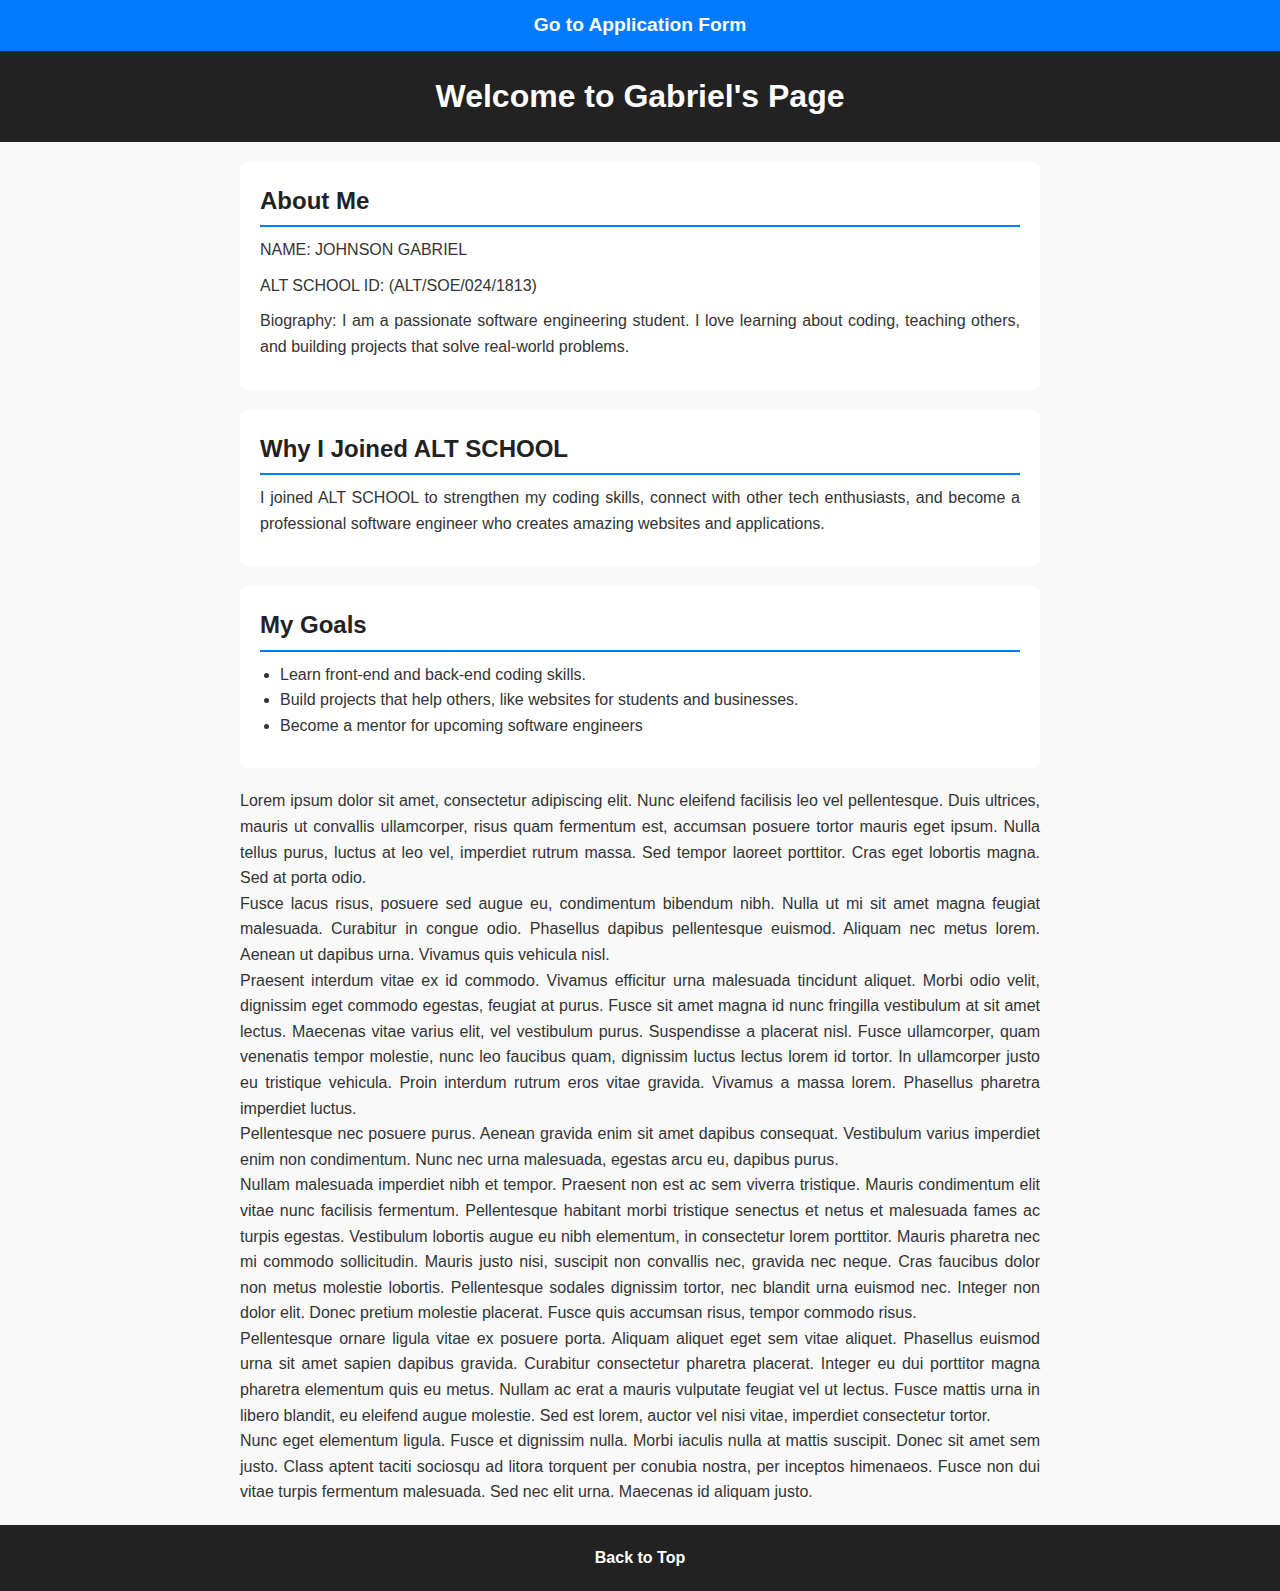
<file: Assignment-1/index.html>
<!DOCTYPE html>
<html lang="en">
<head>
    <meta charset="UTF-8">
    <meta name="viewport" content="width=device-width, initial-scale=1.0">
    <title>Document</title> 
    <link rel="stylesheet" href="styles.css">
</head>
<body>

    <!-- GO TO form.html -->
     
    <nav class="form-link">
        <a href="form.html">Go to Application Form</a>
    </nav>

    <!--Header Section-->
    
    <header>
        <h1>Welcome to Gabriel's Page</h1>
    </header>


    <!--Basic Information-->

    <section id="about">
        <h2>About Me</h2>
        <p>NAME: JOHNSON GABRIEL</p>
        <P>ALT SCHOOL ID: (ALT/SOE/024/1813)</P>
        <P>Biography: I am a passionate software engineering student. 
            I love learning about coding, teaching others, and building projects that solve real-world problems.</P>
    </section>
    

    <!--Why I Joined ALT SCHOOL-->

    <section>
        <h2>Why I Joined ALT SCHOOL</h2>
        <P>I joined ALT SCHOOL to strengthen my coding skills, 
            connect with other tech enthusiasts, and become a professional software 
            engineer who creates amazing websites and applications.</P>
    </section>
    

    <!--Goal for the program-->

    <section>
        <h2>My Goals</h2>
        <ul>
            <li>Learn front-end and back-end coding skills.</li>
            <li>Build projects that help others, like websites for students and businesses.</li>
            <li>Become a mentor for upcoming software engineers</li>
        </ul>
    </section>
    

    
    <p> Lorem ipsum dolor sit amet, consectetur adipiscing elit. Nunc eleifend facilisis leo vel pellentesque. Duis ultrices, mauris ut convallis ullamcorper, risus quam fermentum est, accumsan posuere tortor mauris eget ipsum. Nulla tellus purus, luctus at leo vel, imperdiet rutrum massa. Sed tempor laoreet porttitor. Cras eget lobortis magna. Sed at porta odio. <br>Fusce lacus risus, posuere sed augue eu, condimentum bibendum nibh. Nulla ut mi sit amet magna feugiat malesuada. Curabitur in congue odio.

        Phasellus dapibus pellentesque euismod. Aliquam nec metus lorem. Aenean ut dapibus urna. Vivamus quis vehicula nisl. <br> Praesent interdum vitae ex id commodo. Vivamus efficitur urna malesuada tincidunt aliquet. Morbi odio velit, dignissim eget commodo egestas, feugiat at purus. Fusce sit amet magna id nunc fringilla vestibulum at sit amet lectus.
        
        Maecenas vitae varius elit, vel vestibulum purus. Suspendisse a placerat nisl. Fusce ullamcorper, quam venenatis tempor molestie, nunc leo faucibus quam, dignissim luctus lectus lorem id tortor. In ullamcorper justo eu tristique vehicula. Proin interdum rutrum eros vitae gravida. Vivamus a massa lorem. Phasellus pharetra imperdiet luctus. <br> Pellentesque nec posuere purus. Aenean gravida enim sit amet dapibus consequat. Vestibulum varius imperdiet enim non condimentum. Nunc nec urna malesuada, egestas arcu eu, dapibus purus. <br> Nullam malesuada imperdiet nibh et tempor. Praesent non est ac sem viverra tristique. Mauris condimentum elit vitae nunc facilisis fermentum. Pellentesque habitant morbi tristique senectus et netus et malesuada fames ac turpis egestas. Vestibulum lobortis augue eu nibh elementum, in consectetur lorem porttitor.
        
        Mauris pharetra nec mi commodo sollicitudin. Mauris justo nisi, suscipit non convallis nec, gravida nec neque. Cras faucibus dolor non metus molestie lobortis. Pellentesque sodales dignissim tortor, nec blandit urna euismod nec. Integer non dolor elit. Donec pretium molestie placerat. Fusce quis accumsan risus, tempor commodo risus. <br>Pellentesque ornare ligula vitae ex posuere porta. Aliquam aliquet eget sem vitae aliquet.
        
        Phasellus euismod urna sit amet sapien dapibus gravida. Curabitur consectetur pharetra placerat. Integer eu dui porttitor magna pharetra elementum quis eu metus. Nullam ac erat a mauris vulputate feugiat vel ut lectus. Fusce mattis urna in libero blandit, eu eleifend augue molestie. Sed est lorem, auctor vel nisi vitae, imperdiet consectetur tortor. <br> Nunc eget elementum ligula. Fusce et dignissim nulla. Morbi iaculis nulla at mattis suscipit. Donec sit amet sem justo. Class aptent taciti sociosqu ad litora torquent per conubia nostra, per inceptos himenaeos. Fusce non dui vitae turpis fermentum malesuada. Sed nec elit urna. Maecenas id aliquam justo.  </p>
        

    <!--Stroll Back to Top-->

    <footer>
        <a href="#top">Back to Top</a>
    </footer>
</body>
</html>
</file>
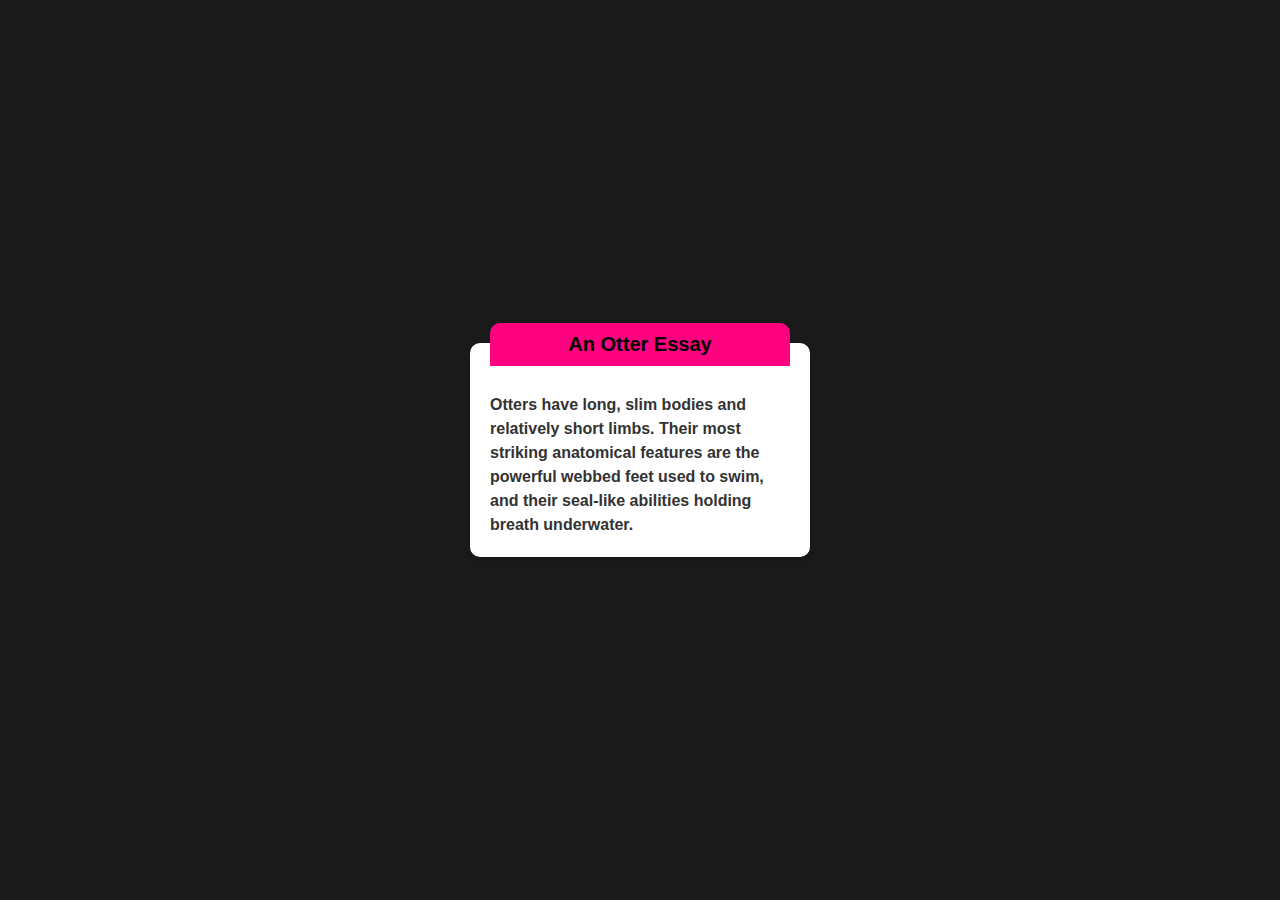
<file: EXERCISE 1/index.html>
<!DOCTYPE html>
<html lang="en">
<head>
  <meta charset="UTF-8">
  <meta name="viewport" content="width=device-width, initial-scale=1.0">
  <title>Otter Essay</title>
  <link rel="stylesheet" href="styles.css">
</head>
<body>
  <div class="card-container">
    <div class="card">
      <div class="card-heading">An Otter Essay</div>
      <div class="card-content">
        Otters have long, slim bodies and relatively short limbs. Their most striking anatomical features are the powerful webbed feet used to swim, and their seal-like abilities holding breath underwater.
      </div>
    </div>
  </div>
</body>
</html>
</file>
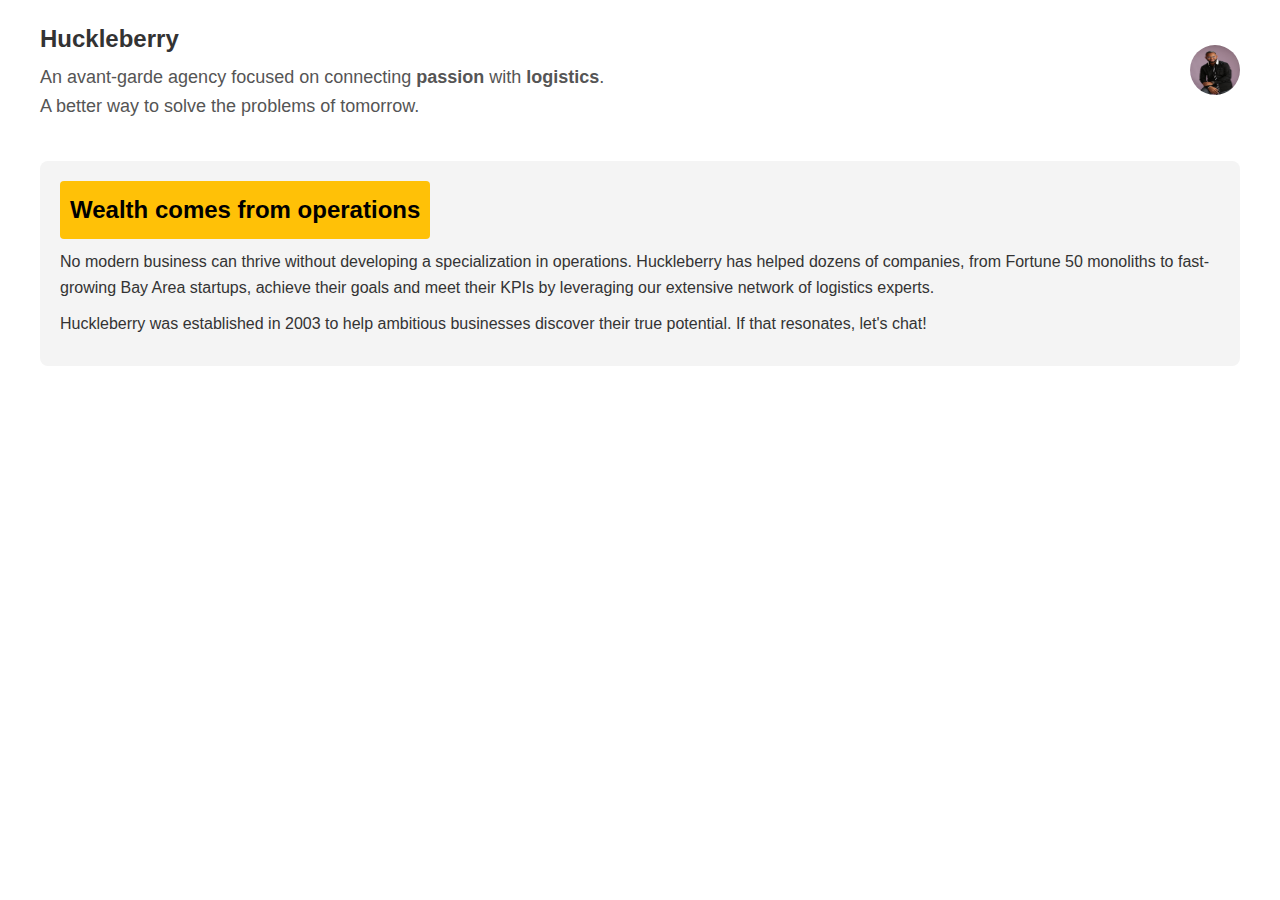
<file: EXERCISE 2/index.html>
<!DOCTYPE html>
<html lang="en">
<head>
    <meta charset="UTF-8">
    <meta name="viewport" content="width=device-width, initial-scale=1.0">
    <title>Huckleberry Design</title>
    <style>
        body {
            margin: 0;
            font-family: Arial, sans-serif;
            line-height: 1.6;
            color: #333;
        }

        .container {
            max-width: 1200px;
            margin: 0 auto;
            padding: 20px;
        }

        .header {
            display: flex;
            justify-content: space-between;
            align-items: center;
            margin-bottom: 40px;
        }

        .header h1 {
            font-size: 24px;
            margin: 0;
        }

        .header p {
            font-size: 18px;
            margin: 5px 0 0;
            color: #555;
        }

        .header img {
            width: 50px;
            height: 50px;
            border-radius: 50%;
        }

        .main-content {
            background: #f4f4f4;
            padding: 20px;
            border-radius: 8px;
        }

        .main-content h2 {
            background: #ffc107;
            color: #000;
            padding: 10px;
            border-radius: 4px;
            display: inline-block;
            margin: 0 0 10px;
        }

        .main-content p {
            margin: 0 0 10px;
        }

        /* Responsive Styles */
        @media (max-width: 768px) {
            .header {
                flex-direction: column;
                align-items: flex-start;
            }

            .header img {
                margin-top: 10px;
            }
        }

        @media (max-width: 480px) {
            .header h1 {
                font-size: 20px;
            }

            .header p {
                font-size: 16px;
            }
        }
    </style>
</head>
<body>
    <div class="container">
        <div class="header">
            <div>
                <h1>Huckleberry</h1>
                <p>An avant-garde agency focused on connecting <strong>passion</strong> with <strong>logistics</strong>.<br>
                A better way to solve the problems of tomorrow.</p>
            </div>
            <img src="dp.jpg" alt="User Image">
        </div>

        <div class="main-content">
            <h2>Wealth comes from operations</h2>
            <p>No modern business can thrive without developing a specialization in operations. Huckleberry has helped dozens of companies, from Fortune 50 monoliths to fast-growing Bay Area startups, achieve their goals and meet their KPIs by leveraging our extensive network of logistics experts.</p>
            <p>Huckleberry was established in 2003 to help ambitious businesses discover their true potential. If that resonates, let's chat!</p>
        </div>
    </div>
</body>
</html>
</file>
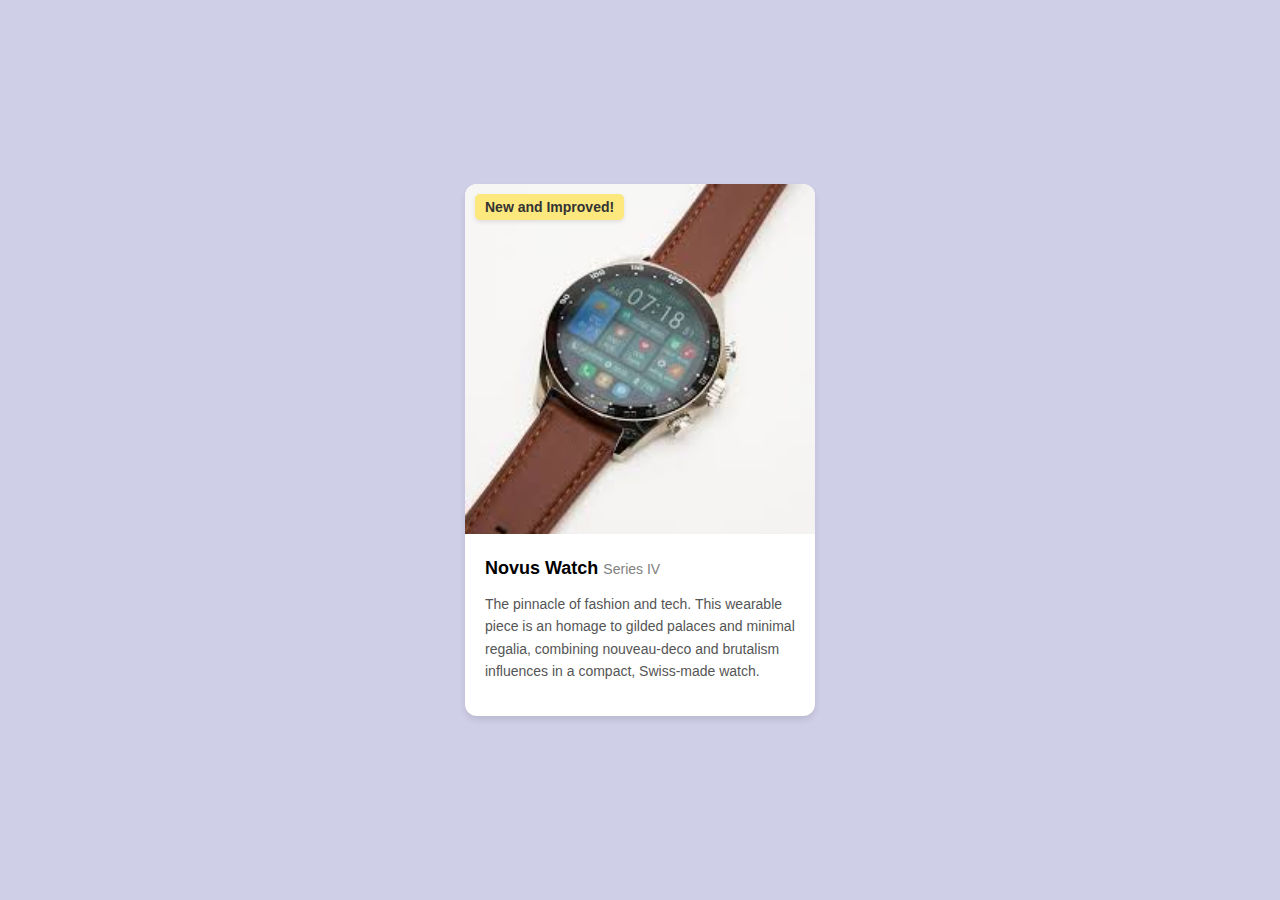
<file: EXERCISE 3/index.html>
<!DOCTYPE html>
<html lang="en">
<head>
  <meta charset="UTF-8">
  <meta name="viewport" content="width=device-width, initial-scale=1.0">
  <title>Novus Watch Card</title>
  <link rel="stylesheet" href="styles.css">
</head>
<body>
  <div class="card">
    <div class="badge">New and Improved!</div>
    <img src="images.jpg" alt="Novus Watch" class="card-image">
    <div class="card-content">
      <h2>Novus Watch <span class="series">Series IV</span></h2>
      <p>The pinnacle of fashion and tech. This wearable piece is an homage to gilded palaces and minimal regalia, combining nouveau-deco and brutalism influences in a compact, Swiss-made watch.</p>
    </div>
  </div>
</body>
</html>
</file>
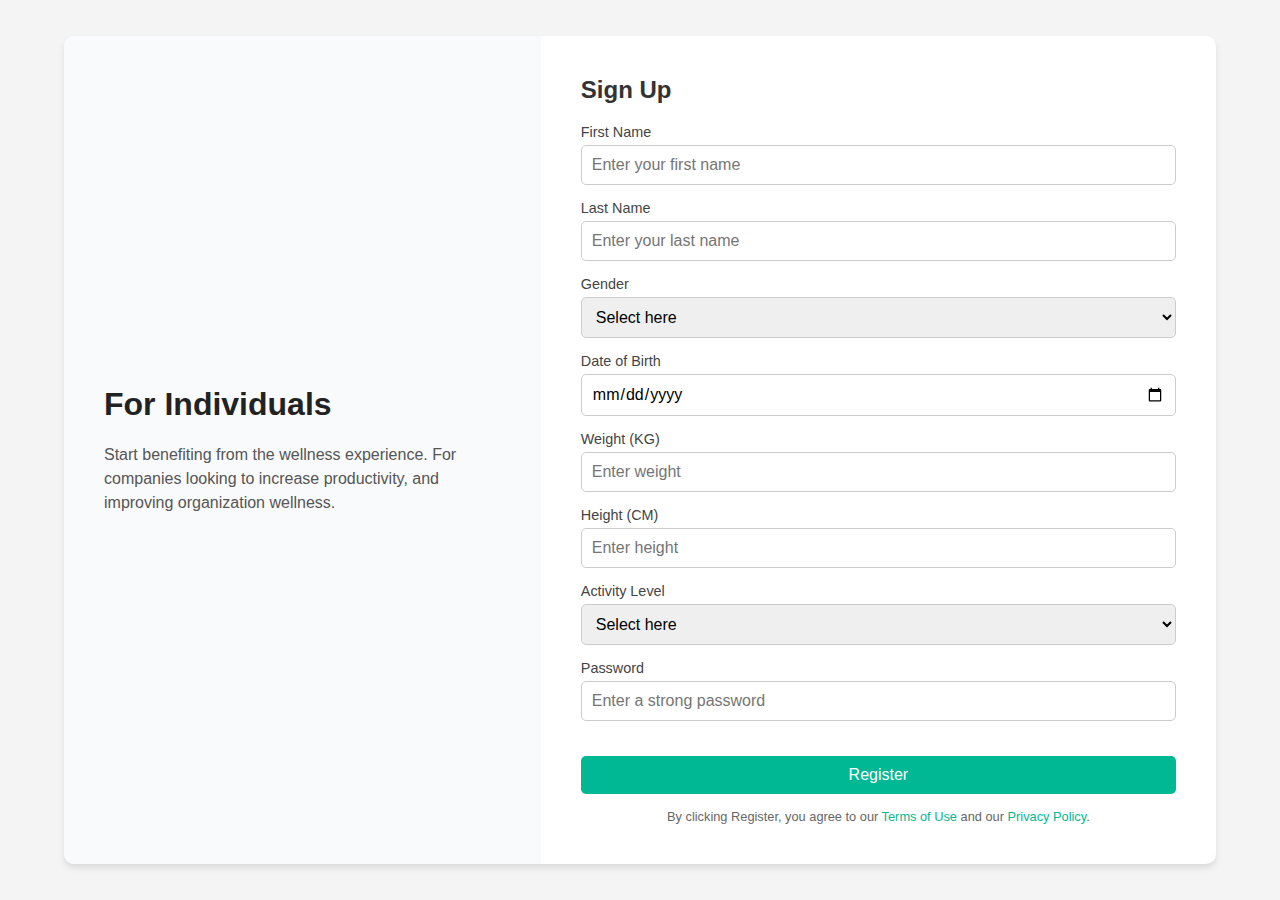
<file: EXERCISE 4/index.html>
<!DOCTYPE html>
<html lang="en">
<head>
  <meta charset="UTF-8">
  <meta name="viewport" content="width=device-width, initial-scale=1.0">
  <title>Sign Up | Individual</title>
  <link rel="stylesheet" href="styles.css">
</head>
<body>
  <div class="container">
    <!-- Left Section -->
    <div class="left-section">
      <h1>For Individuals</h1>
      <p>Start benefiting from the wellness experience. For companies looking to increase productivity, and improving organization wellness.</p>
    </div>

    <!-- Right Section -->
    <div class="right-section">
      <form class="sign-up-form">
        <h2>Sign Up</h2>

        <div class="form-group">
          <label for="first-name">First Name</label>
          <input type="text" id="first-name" placeholder="Enter your first name">
        </div>

        <div class="form-group">
          <label for="last-name">Last Name</label>
          <input type="text" id="last-name" placeholder="Enter your last name">
        </div>

        <div class="form-group">
          <label for="gender">Gender</label>
          <select id="gender">
            <option value="">Select here</option>
            <option value="male">Male</option>
            <option value="female">Female</option>
          </select>
        </div>

        <div class="form-group">
          <label for="dob">Date of Birth</label>
          <input type="date" id="dob">
        </div>

        <div class="form-group">
          <label for="weight">Weight (KG)</label>
          <input type="number" id="weight" placeholder="Enter weight">
        </div>

        <div class="form-group">
          <label for="height">Height (CM)</label>
          <input type="number" id="height" placeholder="Enter height">
        </div>

        <div class="form-group">
          <label for="activity-level">Activity Level</label>
          <select id="activity-level">
            <option value="">Select here</option>
            <option value="low">Low</option>
            <option value="medium">Medium</option>
            <option value="high">High</option>
          </select>
        </div>

        <div class="form-group">
          <label for="password">Password</label>
          <input type="password" id="password" placeholder="Enter a strong password">
        </div>

        <button type="submit" class="register-btn">Register</button>

        <p class="terms">
          By clicking Register, you agree to our <a href="#">Terms of Use</a> and our <a href="#">Privacy Policy</a>.
        </p>
      </form>
    </div>
  </div>
</body>
</html>
</file>
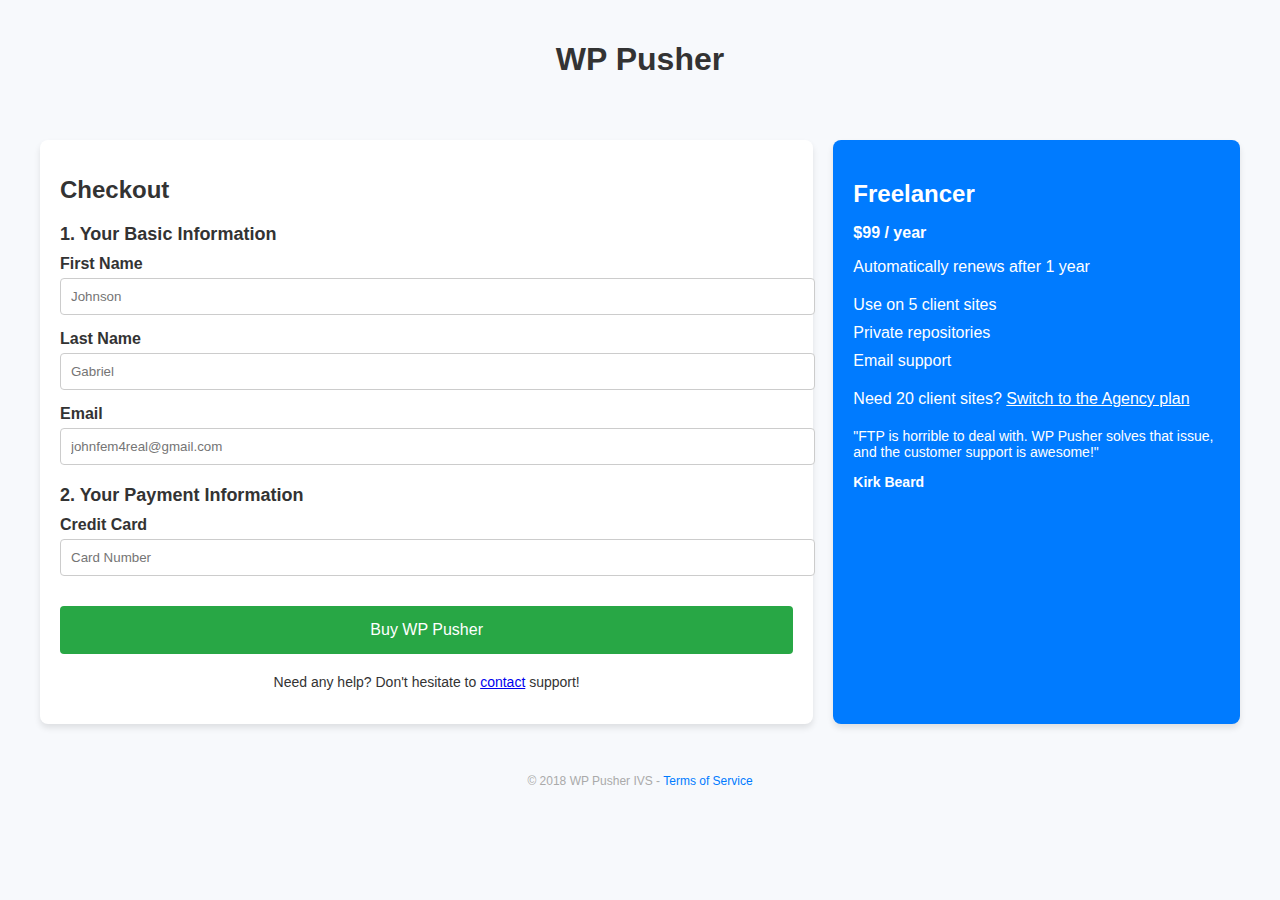
<file: EXERCISE 5/index.html>
<!DOCTYPE html>
<html lang="en">
<head>
    <meta charset="UTF-8">
    <meta name="viewport" content="width=device-width, initial-scale=1.0">
    <title>WP Pusher Checkout</title>
    <style>
        body {
            font-family: Arial, sans-serif;
            margin: 0;
            padding: 0;
            background-color: #f7f9fc;
            color: #333;
        }

        .container {
            max-width: 1200px;
            margin: 0 auto;
            padding: 20px;
            display: flex;
            gap: 20px;
        }

        .checkout-form {
            flex: 2;
            background: #fff;
            border-radius: 8px;
            box-shadow: 0 4px 6px rgba(0, 0, 0, 0.1);
            padding: 20px;
        }

        .checkout-form h1 {
            font-size: 24px;
            margin-bottom: 20px;
        }

        .form-section {
            margin-bottom: 20px;
        }

        .form-section h2 {
            font-size: 18px;
            margin-bottom: 10px;
        }

        .form-group {
            margin-bottom: 15px;
        }

        .form-group label {
            display: block;
            margin-bottom: 5px;
            font-weight: bold;
        }

        .form-group input {
            width: 100%;
            padding: 10px;
            border: 1px solid #ccc;
            border-radius: 4px;
        }

        .buy-button {
            background: #28a745;
            color: #fff;
            padding: 15px;
            border: none;
            border-radius: 4px;
            cursor: pointer;
            width: 100%;
            font-size: 16px;
            margin-top: 10px;
        }

        .buy-button:hover {
            background: #218838;
        }

        .help-section {
            text-align: center;
            margin-top: 20px;
            font-size: 14px;
        }

        .pricing-section {
            flex: 1;
            background: #007bff;
            color: #fff;
            border-radius: 8px;
            box-shadow: 0 4px 6px rgba(0, 0, 0, 0.1);
            padding: 20px;
        }

        .pricing-section h2 {
            font-size: 24px;
            margin-bottom: 10px;
        }

        .pricing-section ul {
            list-style: none;
            padding: 0;
            margin: 20px 0;
        }

        .pricing-section ul li {
            margin-bottom: 10px;
        }

        .testimony {
            margin-top: 20px;
            font-size: 14px;
        }

        .footer {
            text-align: center;
            font-size: 12px;
            margin-top: 30px;
            color: #aaa;
        }

        .footer a {
            color: #007bff;
            text-decoration: none;
        }
    </style>
</head>
<body>
    <header>
        <div style="padding: 20px; text-align: center;">
            <h1>WP Pusher</h1>
        </div>
    </header>

    <div class="container">
        <div class="checkout-form">
            <h1>Checkout</h1>

            <div class="form-section">
                <h2>1. Your Basic Information</h2>
                <div class="form-group">
                    <label for="first-name">First Name</label>
                    <input type="text" id="first-name" placeholder="Johnson">
                </div>
                <div class="form-group">
                    <label for="last-name">Last Name</label>
                    <input type="text" id="last-name" placeholder="Gabriel">
                </div>
                <div class="form-group">
                    <label for="email">Email</label>
                    <input type="email" id="email" placeholder="johnfem4real@gmail.com">
                </div>
            </div>

            <div class="form-section">
                <h2>2. Your Payment Information</h2>
                <div class="form-group">
                    <label for="card-number">Credit Card</label>
                    <input type="text" id="card-number" placeholder="Card Number">
                </div>
            </div>

            <button class="buy-button">Buy WP Pusher</button>
            <div class="help-section">
                <p>Need any help? Don't hesitate to <a href="#">contact</a> support!</p>
            </div>
        </div>

        <div class="pricing-section">
            <h2>Freelancer</h2>
            <p><strong>$99 / year</strong></p>
            <p>Automatically renews after 1 year</p>

            <ul>
                <li>Use on 5 client sites</li>
                <li>Private repositories</li>
                <li>Email support</li>
            </ul>

            <p>Need 20 client sites? <a href="#" style="color: #fff; text-decoration: underline;">Switch to the Agency plan</a></p>

            <div class="testimony">
                <p>"FTP is horrible to deal with. WP Pusher solves that issue, and the customer support is awesome!"</p>
                <p><strong>Kirk Beard</strong></p>
            </div>
        </div>
    </div>

    <footer class="footer">
        <p>&copy; 2018 WP Pusher IVS - <a href="#">Terms of Service</a></p>
    </footer>
</body>
</html>
</file>
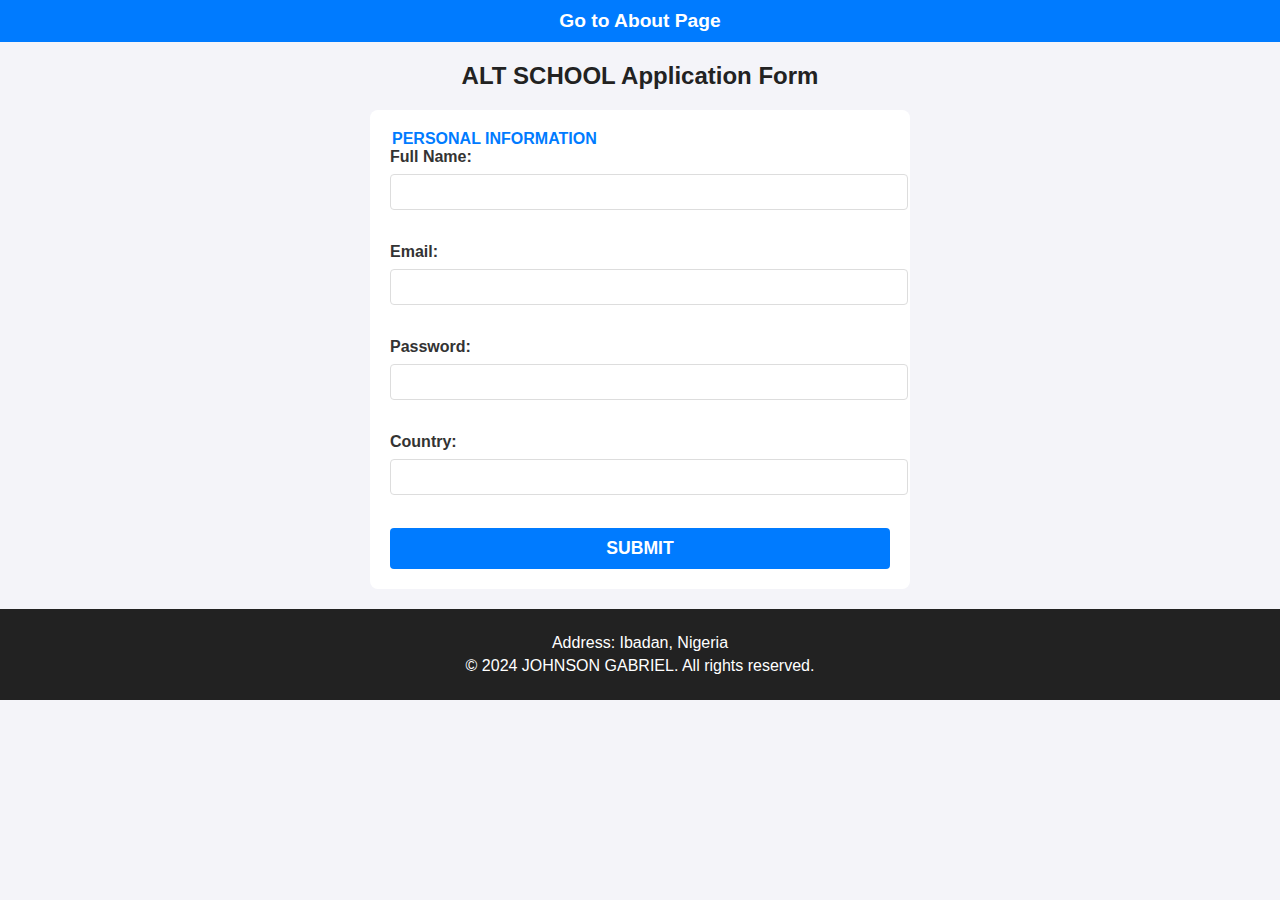
<file: Assignment-1/form.html>
<!DOCTYPE html>
<html lang="en">
<head>
    <meta charset="UTF-8">
    <meta name="viewport" content="width=device-width, initial-scale=1.0">
    <title>ALT SCHOOL Application Form</title>
   
   <style>
/* General Styles */
body {
    font-family: Arial, sans-serif;
    margin: 0;
    padding: 0;
    background-color: #f4f4f9;
    color: #333;
}

/* Navigation */
nav {
    background-color: #007BFF;
    padding: 10px 0;
    text-align: center;
}

nav a {
    text-decoration: none;
    color: #fff;
    font-size: 1.2rem;
    font-weight: bold;
    transition: color 0.3s ease;
}

nav a:hover {
    color: #0056b3;
}

/* Form Section */
h2 {
    text-align: center;
    color: #222;
    margin-top: 20px;
}

form {
    max-width: 500px;
    margin: 20px auto;
    background-color: #fff;
    padding: 20px;
    border-radius: 8px;
}

fieldset {
    border: 2px solid #007BFF;
    border-radius: 8px;
    padding: 10px;
    margin-bottom: 20px;
}

legend {
    font-weight: bold;
    color: #007BFF;
}

label {
    display: block;
    margin-bottom: 8px;
    font-weight: bold;
}

input[type="text"],
input[type="email"],
input[type="password"] {
    width: 100%;
    padding: 8px;
    margin-bottom: 15px;
    border: 1px solid #ddd;
    border-radius: 4px;
    font-size: 1rem;
}

input:focus {
    outline: none;
    border-color: #007BFF;
}

button[type="submit"] {
    display: block;
    width: 100%;
    padding: 10px;
    font-size: 1.1rem;
    font-weight: bold;
    color: #fff;
    background-color: #007BFF;
    border: none;
    border-radius: 4px;
    cursor: pointer;
    transition: background-color 0.3s ease;
}

button[type="submit"]:hover {
    background-color: #0056b3;
}

/* Footer */
footer {
    text-align: center;
    padding: 20px 0;
    background-color: #222;
    color: #fff;
    margin-top: 20px;
}

footer p {
    margin: 5px 0;
}

/* Responsive Design */
@media (max-width: 768px) {
    form {
        width: 90%;
    }

    h2 {
        font-size: 1.5rem;
    }
}
    </style>
</head>
<body>
    <!--Navigation to Link to index.html-->
    <nav>
        <a href="index.html">Go to About Page</a>
    </nav>

    <!--Application Form-->
    <h2>ALT SCHOOL Application Form</h2>
    <form action="#" method="post">
    
            <legend>PERSONAL INFORMATION</legend>
        <label for="fullname">Full Name:</label>
        <input type="text" id="name" name="name"><br><br>

        <label for="email">Email:</label>
        <input type="email" id="email" name="email"><br><br>

        <label for="password">Password:</label>
        <input type="password" id="password" name="password"><br><br>

                <label for="country">Country:</label>
        <input type="text" id="country" name="country"><br><br>

       <button type="submit">SUBMIT</button>
       
    </form>

    

    <!--Footer-->
    <footer>
        <p>Address: Ibadan, Nigeria</p>
        <p>&copy; 2024 JOHNSON GABRIEL. All rights reserved.</p>
    </footer>
</body>
</html>
</file>
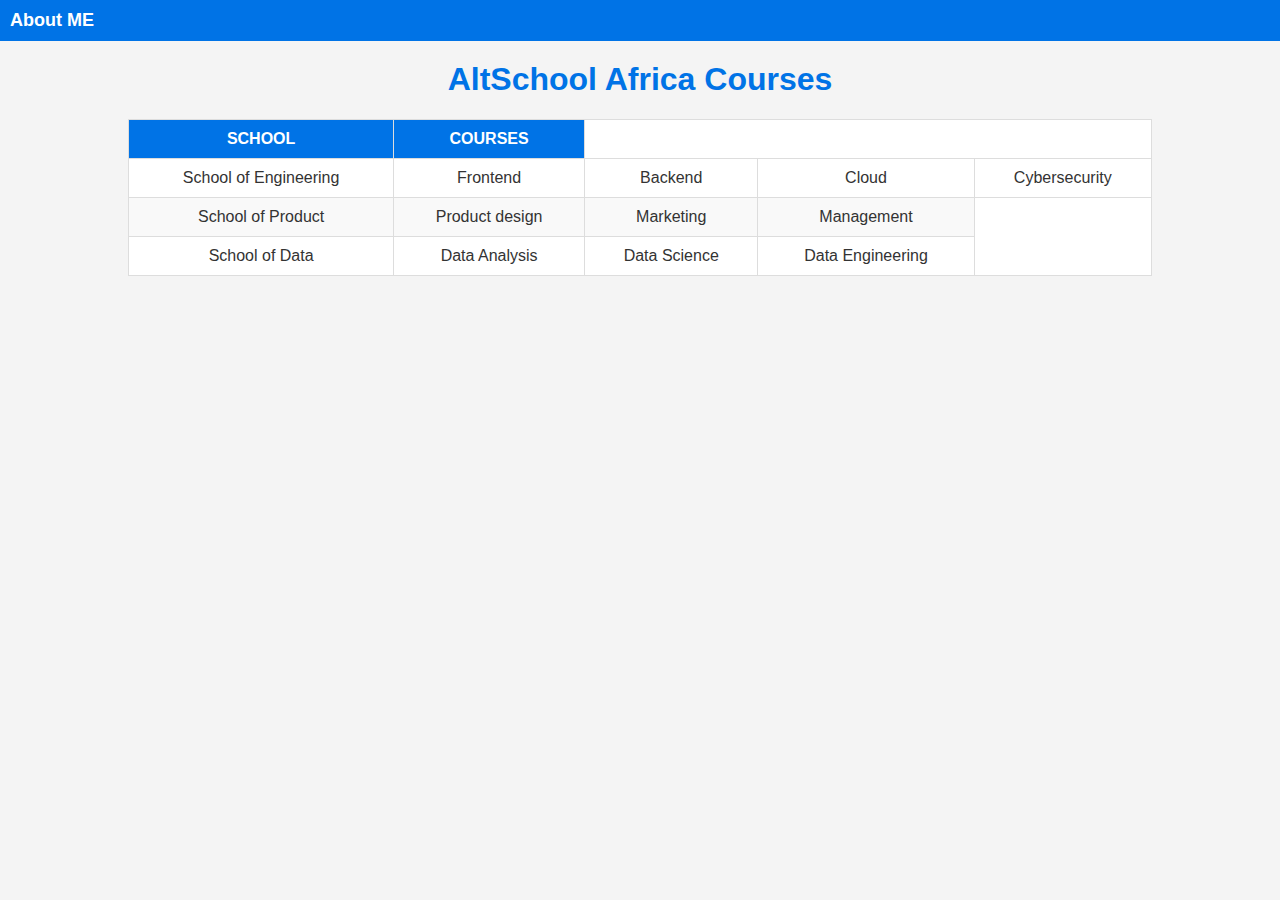
<file: Assignment-2/table.html>
<!DOCTYPE html>
<html lang="en">
 <head>
    <meta charset="UTF-8">
    <meta name="viewport" content="width=device-width, initial-scale=1.0">
    <title>AltSchool Africa Courses</title>
    <link rel="stylesheet" href="styles.css">
 </head>
    <body>

      <nav>
        <a href="media.html">About ME</a>
      </nav>

        <main>
            <h1>AltSchool Africa Courses</h1> 

            <table border="3">

             <thead>
               <tr>
                <th>SCHOOL</th>
                <th>COURSES</th>
               </tr>
             </thead>

                <tbody>
                 <tr>
                    <td>School of Engineering</td>
                    <td>Frontend</td>
                    <td>Backend</td>
                    <td>Cloud</td>
                    <td>Cybersecurity</td>
                 </tr>

                 <tr>
                    <td>School of Product</td>
                    <td>Product design</td>
                    <td>Marketing</td>
                    <td>Management</td>
                 </tr>

                 <tr>
                    <td>School of Data</td>
                    <td>Data Analysis</td>
                    <td>Data Science</td>
                    <td>Data Engineering</td>
                 </tr>

                </tbody>
            </table>
        </main>
    </body>
</html>
</file>
<file: Assignment-1/styles.css>
* {
    margin: 0;
    padding: 0;
    box-sizing: border-box;
}

body {
    font-family: Arial, sans-serif;
    line-height: 1.6;  
    background-color: #f9f9f9;
    color: #333;
}

h1 {
    color: white;
}

h2 {
    color: #222;
}

a {
    text-decoration: none;
    color: #007BFF;
    transition: color 0.3s ease;
}

a:hover {
    color: #0056b3;
}

/* Navigation */
nav.form-link {
    text-align: center;
    background-color: #007BFF;
    padding: 10px 0;
    margin: 0px;
}

nav.form-link a {
    color: #fff;
    font-size: 1.2rem;
    font-weight: bold;
}

/* Header */
header {
    text-align: center;
    background-color: #222;
    color: #fff;
    padding: 20px 0;
}

header h1 {
    margin: 0;
    font-size: 2rem;
}

/* Sections */
section {
    padding: 20px;
    margin: 20px auto;
    max-width: 800px;
    background-color: #fff;
    border-radius: 8px;
}

section h2 {
    margin-top: 0;
    font-size: 1.5rem;
    border-bottom: 2px solid #007BFF;
    padding-bottom: 5px;
}

section p, section ul {
    margin: 10px 0;
    font-size: 1rem;
}

section ul {
    list-style: disc;
    padding-left: 20px;
}

/* Footer */
footer {
    text-align: center;
    padding: 20px 0;
    background-color: #222;
    color: #fff;
    margin-top: 20px;
}

footer a {
    color: #fff;
    font-weight: bold;
    font-size: 1rem;
}

/* Long Paragraph */
p {
    text-align: justify;
    margin: 20px auto;
    max-width: 800px;
}

/* Responsive Design */
@media (max-width: 768px) {
    section {
        padding: 15px;
        margin: 15px;
    }

    header h1 {
        font-size: 1.8rem;
    }

    nav.form-link a {
        font-size: 1rem;
    }
}
</file>
<file: EXERCISE 1/styles.css>
body {
    margin: 0;
    padding: 0;
    font-family: Arial, sans-serif;
    background-color: #1a1a1a;
    display: flex;
    justify-content: center;
    align-items: center;
    height: 100vh;
  }
  
  .card-container {
    position: relative;
  }
  
  .card {
    background-color: white;
    border-radius: 10px;
    box-shadow: 0 4px 6px rgba(0, 0, 0, 0.1);
    padding: 20px;
    width: 300px;
    position: relative;
  }
  
  .card-heading {
    background-color: #ff007f;
    color: black;
    font-size: 20px;
    font-weight: bold;
    text-align: center;
    padding: 10px 0;
    border-radius: 10px 10px 0 0;
    position: absolute;
    top: -20px;
    left: 20px;
    right: 20px;
  }
  
  .card-content {
    margin-top: 30px;
    font-size: 16px;
    color: #333;
    font-weight: bold;
    line-height: 1.5;
  }
</file>
<file: EXERCISE 3/styles.css>
body {
    font-family: Arial, sans-serif;
    background-color: #d0cfe8;
    display: flex;
    justify-content: center;
    align-items: center;
    height: 100vh;
    margin: 0;
  }
  
  .card {
    background-color: white;
    border-radius: 12px;
    box-shadow: 0 4px 6px rgba(0, 0, 0, 0.1);
    overflow: hidden;
    width: 350px;
    text-align: left;
    position: relative;
  }
  
  .badge {
    background-color: #fce87d;
    color: #333;
    font-size: 14px;
    font-weight: bold;
    padding: 5px 10px;
    position: absolute;
    top: 10px;
    left: 10px;
    border-radius: 5px;
    box-shadow: 0 2px 4px rgba(0, 0, 0, 0.1);
  }
  
  .card-image {
    width: 100%;
    height: auto;
  }
  
  .card-content {
    padding: 20px;
  }
  
  .card-content h2 {
    font-size: 18px;
    margin: 0 0 10px;
  }
  
  .series {
    font-size: 14px;
    color: gray;
    font-weight: normal;
  }
  
  .card-content p {
    font-size: 14px;
    color: #555;
    line-height: 1.6;
  }
</file>
<file: EXERCISE 4/styles.css>
/* General Reset */
body, h1, h2, p, a, input, select, button {
    margin: 0;
    padding: 0;
    font-family: Arial, sans-serif;
    box-sizing: border-box;
  }
  
  body {
    display: flex;
    justify-content: center;
    align-items: center;
    min-height: 100vh;
    background-color: #f4f4f4;
  }
  
  .container {
    display: flex;
    background: white;
    border-radius: 10px;
    box-shadow: 0 4px 6px rgba(0, 0, 0, 0.1);
    max-width: 1200px;
    width: 90%;
    overflow: hidden;
  }
  
  /* Left Section */
  .left-section {
    flex: 1;
    background-color: #f9fafb;
    padding: 40px;
    display: flex;
    flex-direction: column;
    justify-content: center;
  }
  
  .left-section h1 {
    font-size: 2rem;
    margin-bottom: 20px;
    color: #222;
  }
  
  .left-section p {
    font-size: 1rem;
    color: #555;
    line-height: 1.5;
  }
  
  /* Right Section */
  .right-section {
    flex: 1.5;
    padding: 40px;
  }
  
  .sign-up-form {
    display: flex;
    flex-direction: column;
  }
  
  .sign-up-form h2 {
    font-size: 1.5rem;
    margin-bottom: 20px;
    color: #333;
  }
  
  .form-group {
    margin-bottom: 15px;
  }
  
  label {
    display: block;
    margin-bottom: 5px;
    font-size: 0.9rem;
    color: #444;
  }
  
  input, select {
    width: 100%;
    padding: 10px;
    border: 1px solid #ccc;
    border-radius: 5px;
    font-size: 1rem;
  }
  
  button.register-btn {
    margin-top: 20px;
    background-color: #00b894;
    color: white;
    border: none;
    padding: 10px;
    border-radius: 5px;
    font-size: 1rem;
    cursor: pointer;
    transition: background 0.3s ease;
  }
  
  button.register-btn:hover {
    background-color: #019875;
  }
  
  .terms {
    margin-top: 15px;
    font-size: 0.8rem;
    color: #666;
    text-align: center;
  }
  
  .terms a {
    color: #00b894;
    text-decoration: none;
  }
  
  .terms a:hover {
    text-decoration: underline;
  }
  
  /* Responsive Design */
  @media (max-width: 768px) {
    .container {
      flex-direction: column;
    }
  
    .left-section {
      text-align: center;
    }
  }
</file>
<file: Assignment-2/styles.css>
/* General Reset */
body {
    font-family: Arial, sans-serif;
    margin: 0;
    padding: 0;
    background-color: #f4f4f4;
    color: #333;
}

/* Navigation Styling */
nav {
    background-color: #0073e6;
    padding: 10px;
}

nav a {
    color: #fff;
    text-decoration: none;
    font-size: 18px;
    font-weight: bold;
    margin-right: 10px;
}

nav a:hover {
    text-decoration: underline;
}

/* Main Heading */
main h1 {
    text-align: center;
    margin-top: 20px;
    color: #0073e6;
}

/* Table Styling */
table {
    width: 80%;
    margin: 20px auto;
    border-collapse: collapse;
    background-color: #fff;
}

table, th, td {
    border: 1px solid #ddd;
}

th, td {
    padding: 10px;
    text-align: center;
}

th {
    background-color: #0073e6;
    color: #fff;
}

tr:nth-child(even) {
    background-color: #f9f9f9;
}

tr:hover {
    background-color: #f1f1f1;
}
</file>
